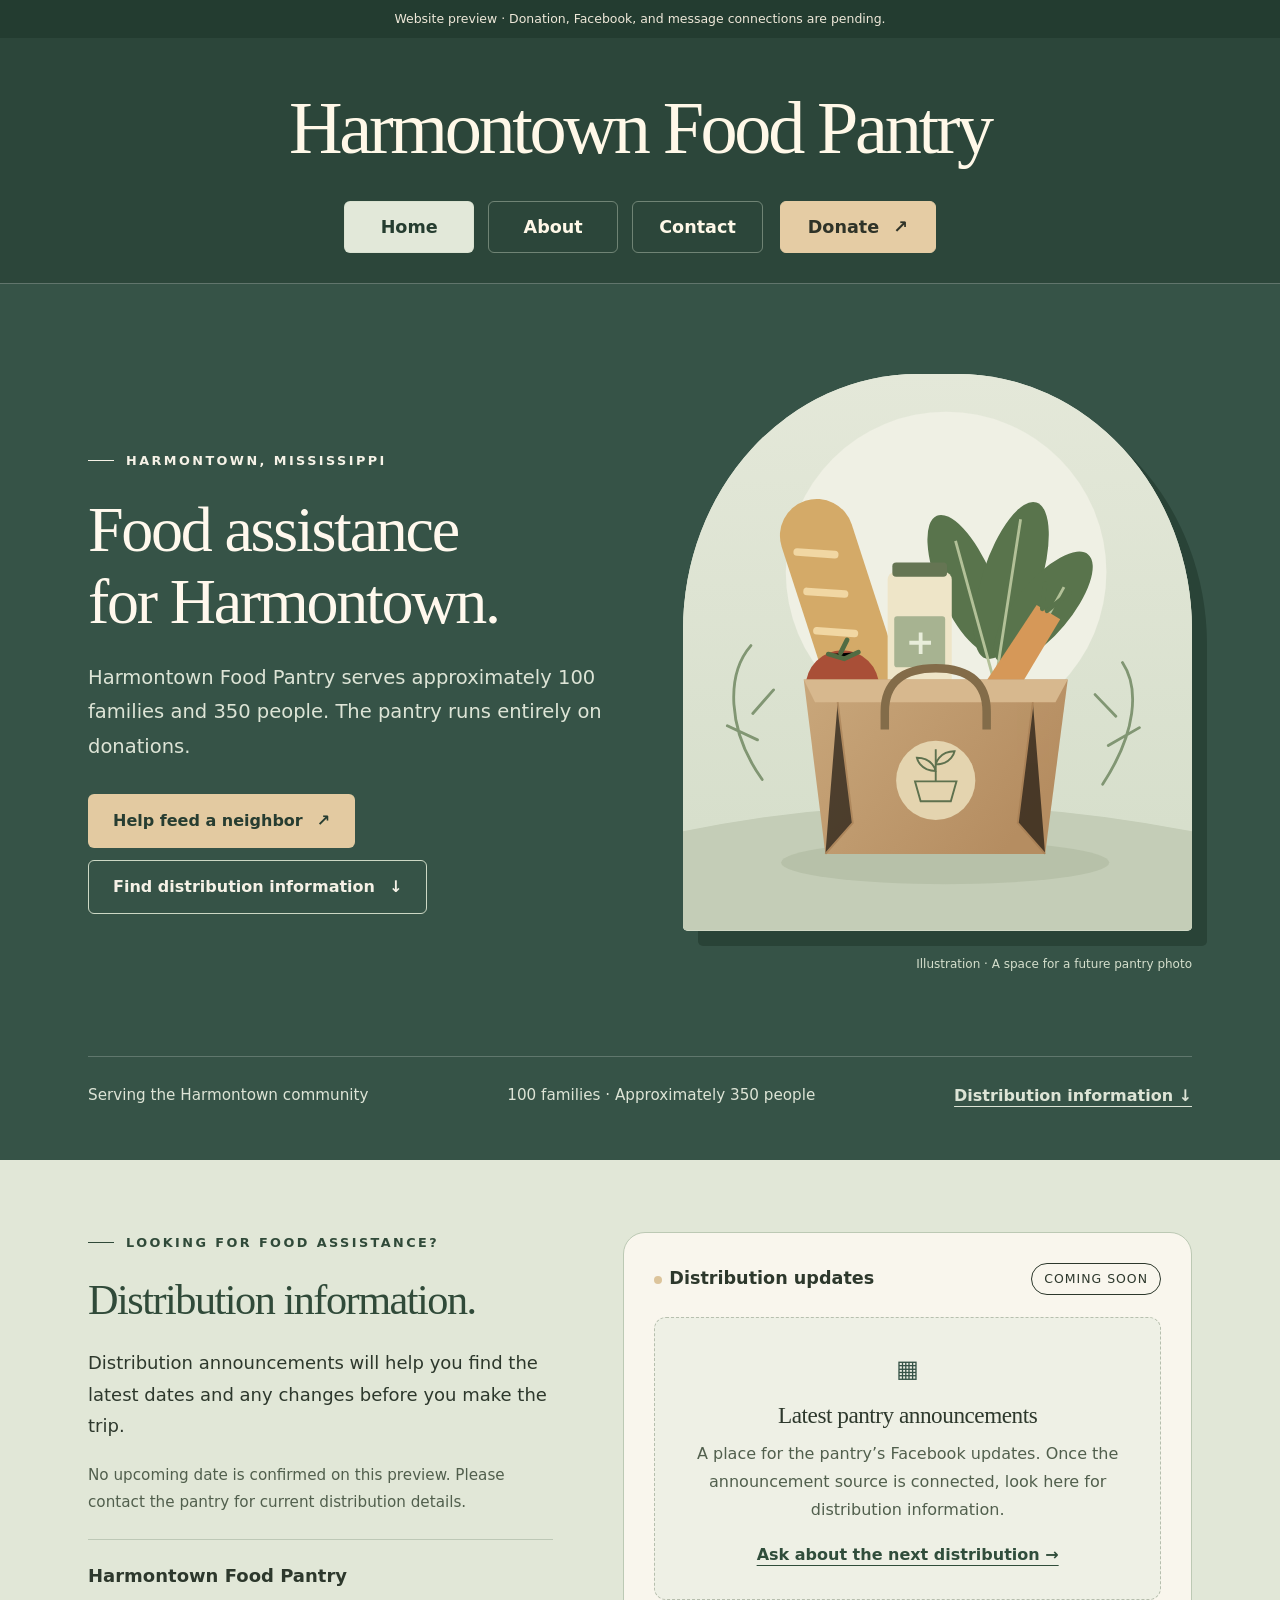
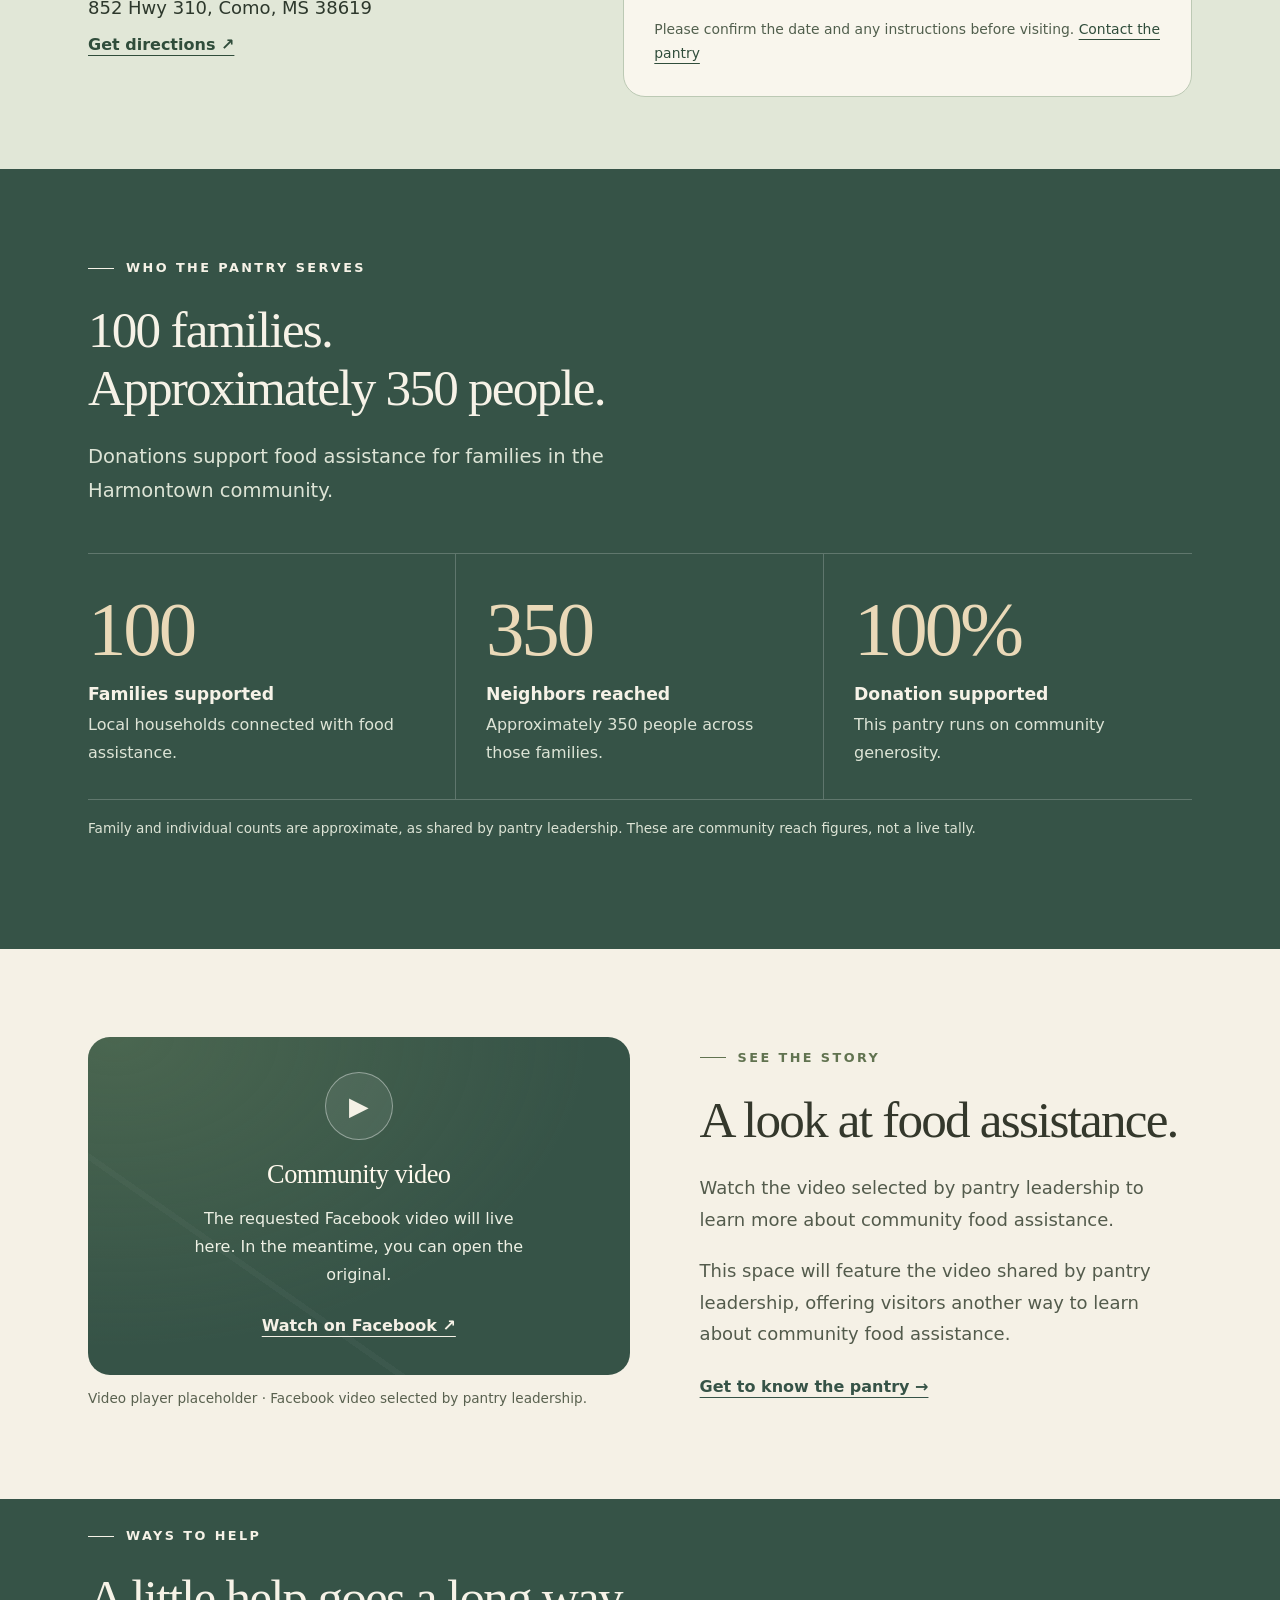
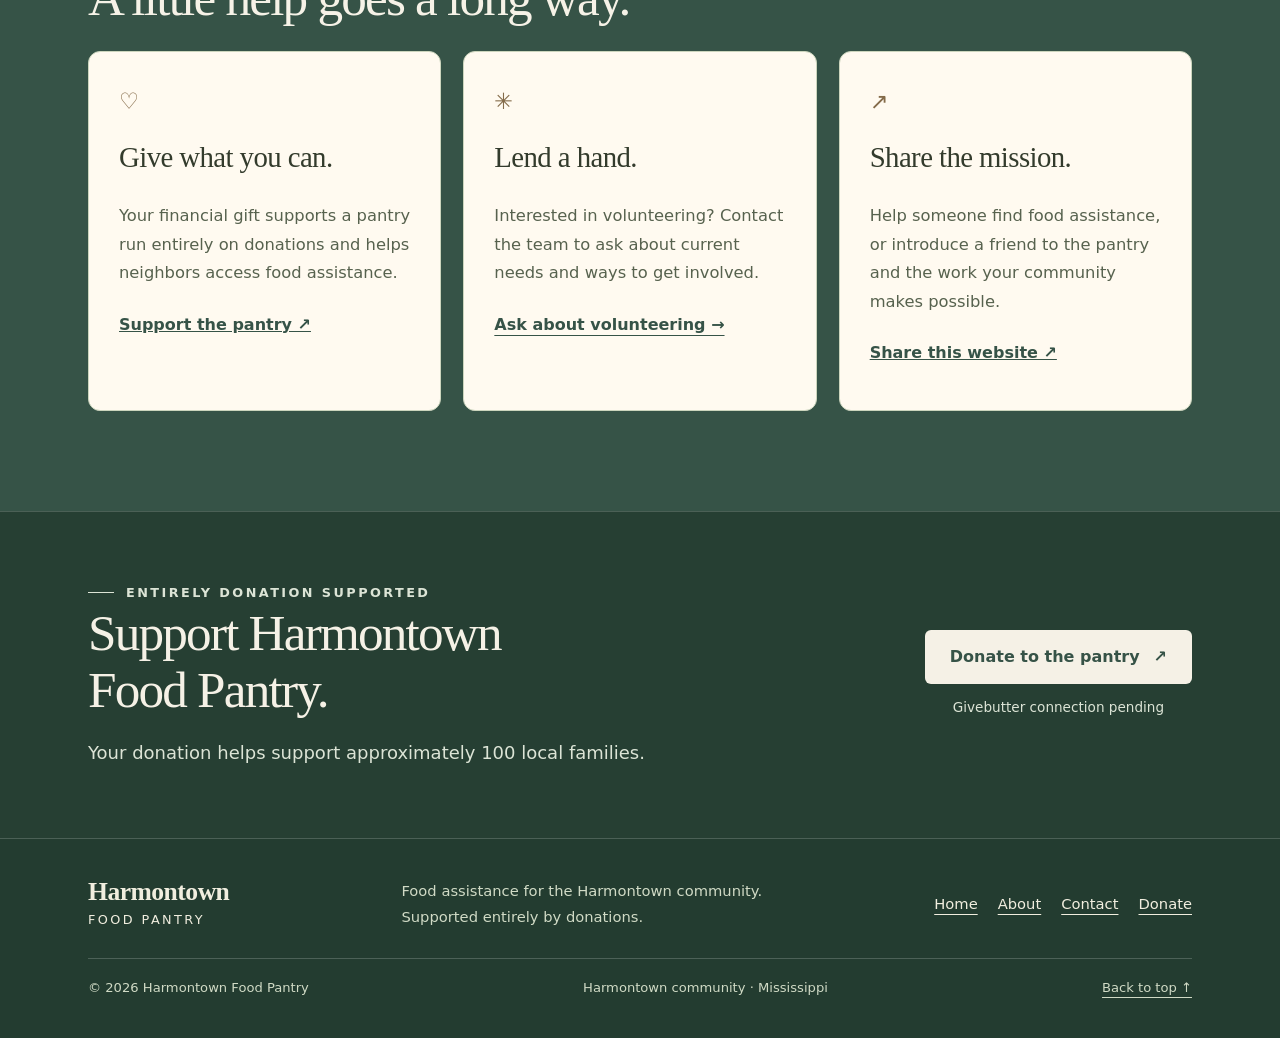
<file: index.html>
<!doctype html>
<html lang="en"><head><meta charset="utf-8"><meta name="viewport" content="width=device-width, initial-scale=1"><meta name="description" content="Food assistance for approximately 100 Harmontown families. Find distribution information and help support the pantry."><!-- Remove noindex after launch approval. --><meta name="robots" content="noindex, nofollow"><meta name="theme-color" content="#365347"><title>Home | Harmontown Food Pantry</title><link rel="stylesheet" href="styles.css"><script src="site.js" defer></script></head><body><a class="skip" href="#main">Skip to content</a><div class="preview-bar" id="preview-bar">Website preview · Donation, Facebook, and message connections are pending.</div><header class="site-header" id="top"><div class="wrap"><a class="brand banner-title" href="index.html" aria-label="Harmontown Food Pantry home"><span>Harmontown Food Pantry</span></a><div class="nav-row"><button class="menu-button" id="menu-button" type="button" aria-expanded="false" aria-controls="navigation">Menu <span aria-hidden="true">☰</span></button><nav class="nav-links" id="navigation" aria-label="Main navigation"><a href="index.html" aria-current="page">Home</a><a href="about.html">About</a><a href="contact.html">Contact</a><div id="givebutter-nav" class="nav-donate"><button class="button" type="button" data-donate>Donate <span aria-hidden="true">↗</span></button></div></nav></div></div></header><main id="main"><section class="hero" id="home" aria-labelledby="hero-title">
      <div class="wrap">
        <div class="hero-grid">
          <div>
            <p class="eyebrow">Harmontown, Mississippi</p>
            <h1 id="hero-title">Food assistance<br>for Harmontown.</h1>
            <p class="lead">Harmontown Food Pantry serves approximately 100 families and 350 people. The pantry runs entirely on donations.</p>
            <div class="actions"><button class="button" type="button" data-donate>Help feed a neighbor <span aria-hidden="true">↗</span></button><a class="button secondary" href="index.html#distribution">Find distribution information <span aria-hidden="true">↓</span></a></div>
            
          </div>
          <div class="hero-art">
            <figure>
              <!-- IMAGE PLACEHOLDER: replace this SVG with an actual pantry image when available. -->
              <div class="art-frame" id="hero-image-slot">
                <svg viewBox="0 0 540 590" role="img" aria-labelledby="pantry-art-title pantry-art-desc">
                  <title id="pantry-art-title">An illustrated bag of groceries</title><desc id="pantry-art-desc">A warm illustration of vegetables, bread, and pantry staples in a paper bag. This is artwork, not a photo of the pantry.</desc>
                  <defs><linearGradient id="wall" x2="0" y2="1"><stop stop-color="#e4e8d9"/><stop offset="1" stop-color="#d4ddc9"/></linearGradient><linearGradient id="bag" x2="1" y2=".5"><stop stop-color="#c9a77b"/><stop offset="1" stop-color="#b58d61"/></linearGradient></defs>
                  <rect width="540" height="590" fill="url(#wall)"/><circle cx="279" cy="210" r="170" fill="#eff0e4"/><path d="M0 485Q260 430 540 485V590H0Z" fill="#c4cdb7"/><ellipse cx="278" cy="518" rx="174" ry="23" fill="#879879" opacity=".22"/>
                  <g transform="rotate(-18 180 260)"><rect x="132" y="125" width="78" height="260" rx="39" fill="#d4aa68"/><path d="M146 174l37 15m-40 28 37 15m-40 28 37 15m-40 28 37 15" stroke="#f1d7a3" stroke-width="8" stroke-linecap="round"/></g>
                  <g fill="#59744c"><ellipse cx="300" cy="223" rx="29" ry="79" transform="rotate(-23 300 223)"/><ellipse cx="348" cy="219" rx="31" ry="87" transform="rotate(18 348 219)"/><ellipse cx="382" cy="248" rx="29" ry="74" transform="rotate(40 382 248)"/></g><g stroke="#b3c198" stroke-width="3" fill="none"><path d="M331 330l-42-153m44 139 25-162m-15 183 61-111"/></g>
                  <rect x="217" y="210" width="68" height="153" rx="8" fill="#eee5c8"/><rect x="222" y="200" width="58" height="15" rx="4" fill="#657553"/><rect x="224" y="257" width="54" height="54" rx="3" fill="#a7b391"/><path d="M240 285h23m-11-11v23" stroke="#e8edda" stroke-width="4"/>
                  <path d="M322 325l53-80 25 15-49 82" fill="#d69858"/><path d="m381 249 3-27m2 29 24-19" stroke="#59744c" stroke-width="5" stroke-linecap="round"/>
                  <circle cx="169" cy="332" r="39" fill="#a94f37"/><path d="m167 296 7-14m-20 15 17 5 15-7" stroke="#526c43" stroke-width="5" stroke-linecap="round"/>
                  <path d="M128 324h280l-24 185H151Z" fill="url(#bag)"/><path d="M128 324h280l-13 24H140Z" fill="#d7b88e"/><path d="m151 509 29-33-16-128m220 161-29-33 16-128" stroke="#a37b51" stroke-width="2" opacity=".6"/><path d="M214 377v-19c0-29 17-46 54-46s54 17 54 46v19" stroke="#836c49" stroke-width="9" fill="none"/>
                  <circle cx="268" cy="431" r="42" fill="#e4d4af"/><path d="M246 432h44l-6 21h-32l-6-21Zm22-34v34m0-11c-17 0-20-14-20-14 17 0 20 14 20 14Zm0-7c17 0 20-14 20-14-17 0-20 14-20 14Z" stroke="#5e714e" stroke-width="2" fill="none"/>
                  <path d="M84 430c-38-53-38-112-12-142m7 100-32-15m27-13 22-25M445 435c36-55 39-102 21-129m-15 88 33-19m-25-12-22-23" stroke="#819673" stroke-width="3" fill="none" stroke-linecap="round"/>
                </svg>
              </div>
              <figcaption>Illustration · A space for a future pantry photo</figcaption>
            </figure>
            
          </div>
        </div>
        <div class="hero-bottom"><span>Serving the Harmontown community</span><span>100 families · Approximately 350 people</span><a href="index.html#distribution" class="text-link">Distribution information ↓</a></div>
      </div>
    </section><section class="distribution" id="distribution" aria-labelledby="distribution-title">
      <div class="wrap distribution-grid">
        <div class="reveal"><p class="eyebrow">Looking for food assistance?</p><h2 id="distribution-title">Distribution information.</h2><p>Distribution announcements will help you find the latest dates and any changes before you make the trip.</p><p class="small">No upcoming date is confirmed on this preview. Please contact the pantry for current distribution details.</p><div class="location"><p><strong>Harmontown Food Pantry</strong><br>852 Hwy 310, Como, MS 38619</p><a class="text-link" href="https://www.google.com/maps/search/?api=1&amp;query=852+Hwy+310+Como+MS+38619" target="_blank" rel="noopener noreferrer">Get directions ↗</a></div></div>
        <div class="update-panel reveal"><div class="update-heading"><h3><span class="status-dot" aria-hidden="true"></span>Distribution updates</h3><span class="pill" id="update-badge">Coming soon</span></div>
          <div id="distribution-date" hidden></div>
          <div class="placeholder" id="facebook-feed-slot"><div class="placeholder-symbol" aria-hidden="true">▦</div><h3>Latest pantry announcements</h3><p>A place for the pantry’s Facebook updates. Once the announcement source is connected, look here for distribution information.</p><a class="text-link" href="contact.html" id="facebook-announcements-link">Ask about the next distribution →</a></div>
          <p class="update-footer">Please confirm the date and any instructions before visiting. <a href="contact.html">Contact the pantry</a></p>
        </div>
      </div>
    </section><section class="section" aria-labelledby="impact-title"><div class="wrap"><div class="impact-intro reveal"><p class="eyebrow">Who the pantry serves</p><h2 id="impact-title">100 families.<br>Approximately 350 people.</h2><p class="lead">Donations support food assistance for families in the Harmontown community.</p></div><div class="impact-grid reveal"><div class="stat"><strong>100</strong><h3>Families supported</h3><p>Local households connected with food assistance.</p></div><div class="stat"><strong>350</strong><h3>Neighbors reached</h3><p>Approximately 350 people across those families.</p></div><div class="stat"><strong>100%</strong><h3>Donation supported</h3><p>This pantry runs on community generosity.</p></div></div><p class="impact-foot">Family and individual counts are approximate, as shared by pantry leadership. These are community reach figures, not a live tally.</p></div></section><section class="section story" aria-labelledby="story-title"><div class="wrap story-grid"><div class="reveal"><div class="video-shell" id="video-slot"><div class="video-decoration" aria-hidden="true"></div><div class="video-placeholder"><a class="play" id="video-play-link" href="https://www.facebook.com/OXMS1/videos/2239867703421602/" target="_blank" rel="noopener noreferrer" aria-label="Watch the requested community video on Facebook"><span aria-hidden="true">▶</span></a><h3>Community video</h3><p>The requested Facebook video will live here. In the meantime, you can open the original.</p><a id="video-text-link" href="https://www.facebook.com/OXMS1/videos/2239867703421602/" target="_blank" rel="noopener noreferrer" class="text-link">Watch on Facebook ↗</a></div></div><p class="caption">Video player placeholder · Facebook video selected by pantry leadership.</p></div><div class="story-copy reveal"><p class="eyebrow">See the story</p><h2 id="story-title">A look at food assistance.</h2><p>Watch the video selected by pantry leadership to learn more about community food assistance.</p><p>This space will feature the video shared by pantry leadership, offering visitors another way to learn about community food assistance.</p><a class="text-link" href="about.html">Get to know the pantry →</a></div></div></section><section class="help-section" aria-labelledby="help-title"><div class="wrap"><p class="eyebrow reveal">Ways to help</p><h2 id="help-title" class="reveal">A little help goes a long way.</h2><div class="help-grid"><article class="help-card reveal"><div class="help-icon" aria-hidden="true">♡</div><h3>Give what you can.</h3><p>Your financial gift supports a pantry run entirely on donations and helps neighbors access food assistance.</p><button class="text-link" type="button" data-donate>Support the pantry ↗</button></article><article class="help-card reveal"><div class="help-icon" aria-hidden="true">✳</div><h3>Lend a hand.</h3><p>Interested in volunteering? Contact the team to ask about current needs and ways to get involved.</p><a class="text-link" href="contact.html" data-topic="Volunteering">Ask about volunteering →</a></article><article class="help-card reveal"><div class="help-icon" aria-hidden="true">↗</div><h3>Share the mission.</h3><p>Help someone find food assistance, or introduce a friend to the pantry and the work your community makes possible.</p><button class="text-link" id="share-button" type="button">Share this website ↗</button><p class="small" id="share-status" role="status" style="margin:12px 0 0"></p></article></div></div></section><section class="donate-band" id="donate" aria-labelledby="donate-title"><div class="wrap donate-grid"><div class="reveal"><p class="eyebrow">Entirely donation supported</p><h2 id="donate-title">Support Harmontown<br>Food Pantry.</h2><p>Your donation helps support approximately 100 local families.</p></div><div class="donate-side reveal"><!-- GIVEBUTTER FORM SLOT: paste the official form/widget markup here; install its supplied loader once. --><div id="givebutter-form-slot" class="givebutter-slot"></div><button class="button light" type="button" data-donate>Donate to the pantry <span aria-hidden="true">↗</span></button><p>Givebutter connection pending</p></div></div></section></main><footer><div class="wrap"><div class="footer-inner"><a class="brand" href="index.html"><span class="brand-name">Harmontown<small>Food Pantry</small></span></a><p>Food assistance for the Harmontown community.<br>Supported entirely by donations.</p><nav class="footer-links" aria-label="Footer navigation"><a href="index.html">Home</a><a href="about.html">About</a><a href="contact.html">Contact</a><a href="index.html#donate">Donate</a></nav></div><div class="footer-bottom"><span>© <span id="year">2026</span> Harmontown Food Pantry</span><span>Harmontown community · Mississippi</span><a href="#top">Back to top ↑</a></div></div></footer><dialog id="donate-dialog" aria-labelledby="donate-dialog-title"><button class="close" type="button" aria-label="Close donation preview" id="close-dialog">×</button><p class="eyebrow">Donation connection pending</p><h2 id="donate-dialog-title">Donate to Harmontown Food Pantry.</h2><p>This is a preview of the new website. The pantry’s existing Givebutter campaign will be connected here before launch.</p><p>No payment is collected by this preview. You can contact the pantry to ask about donating today.</p><a class="button" href="mailto:harmontownfoodpantry@yahoo.com?subject=Supporting%20Harmontown%20Food%20Pantry" data-donation-email>Email the pantry ↗</a></dialog></body></html>
</file>
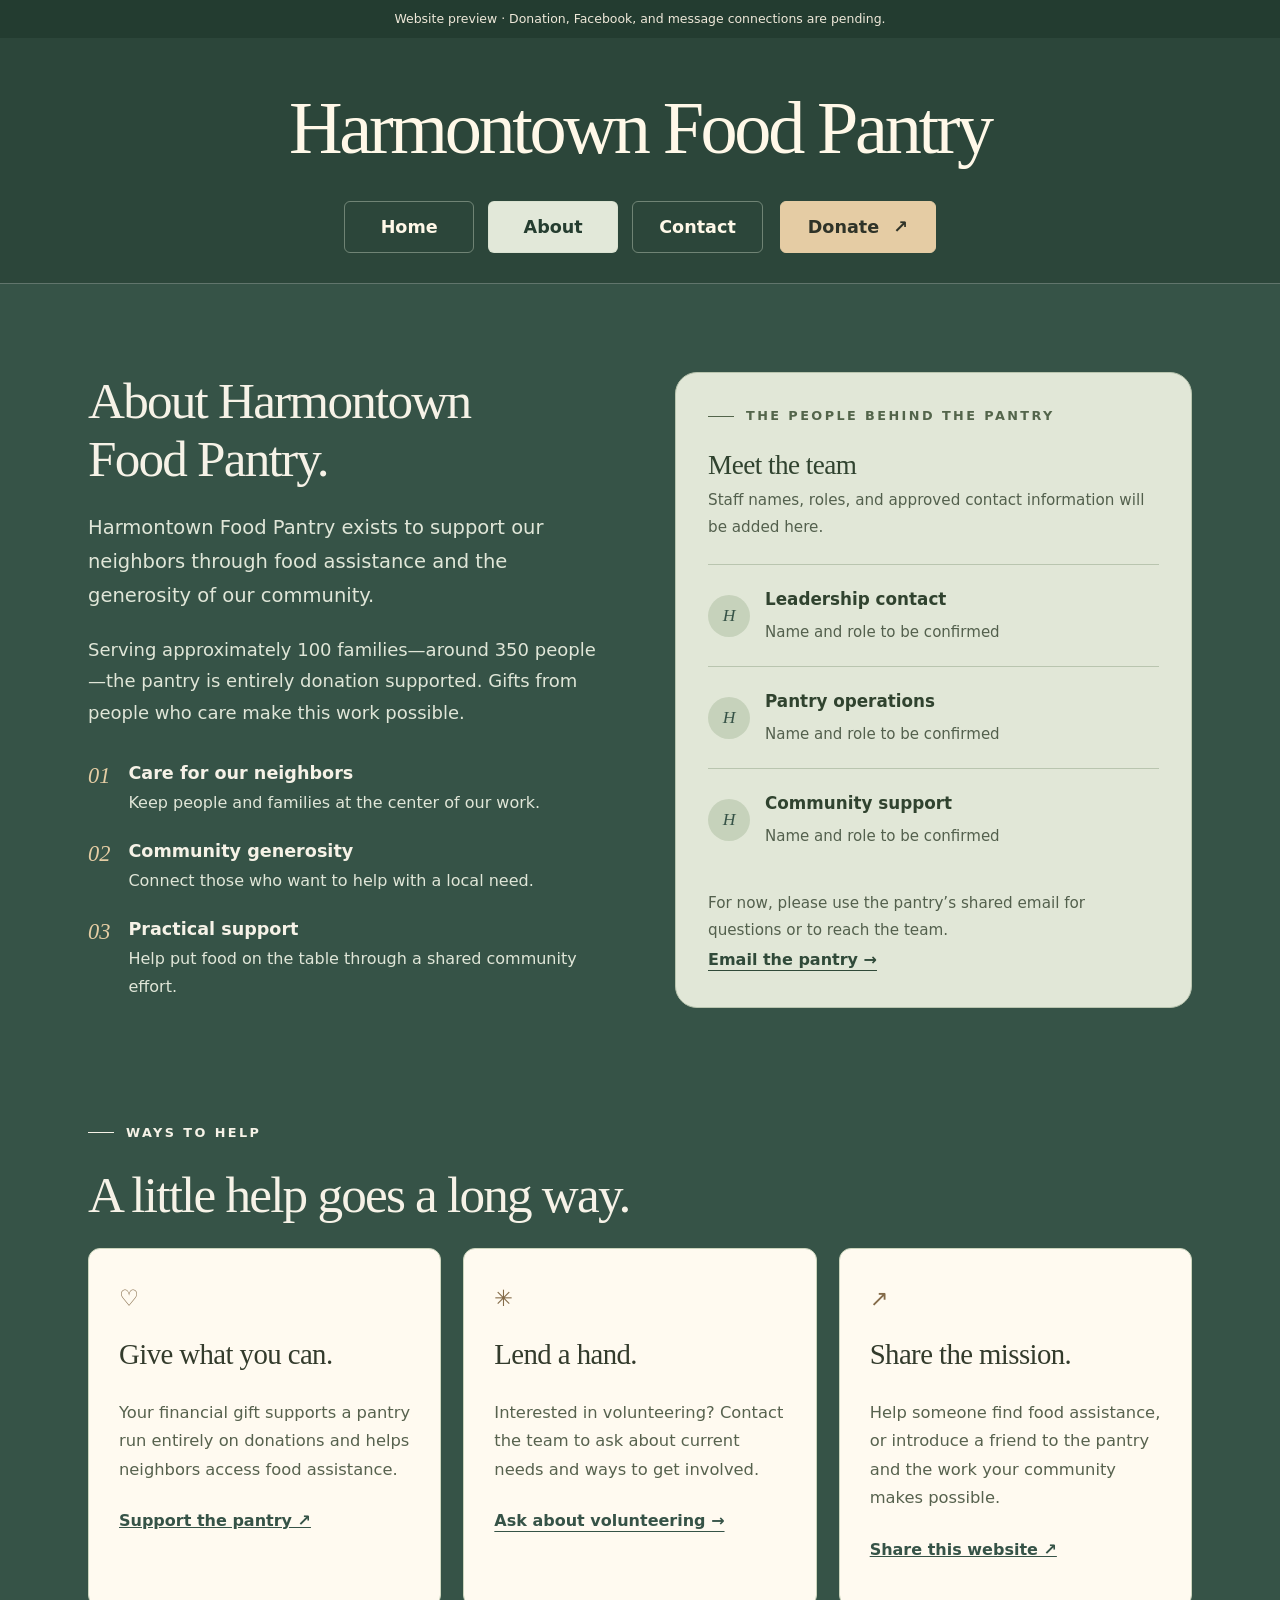
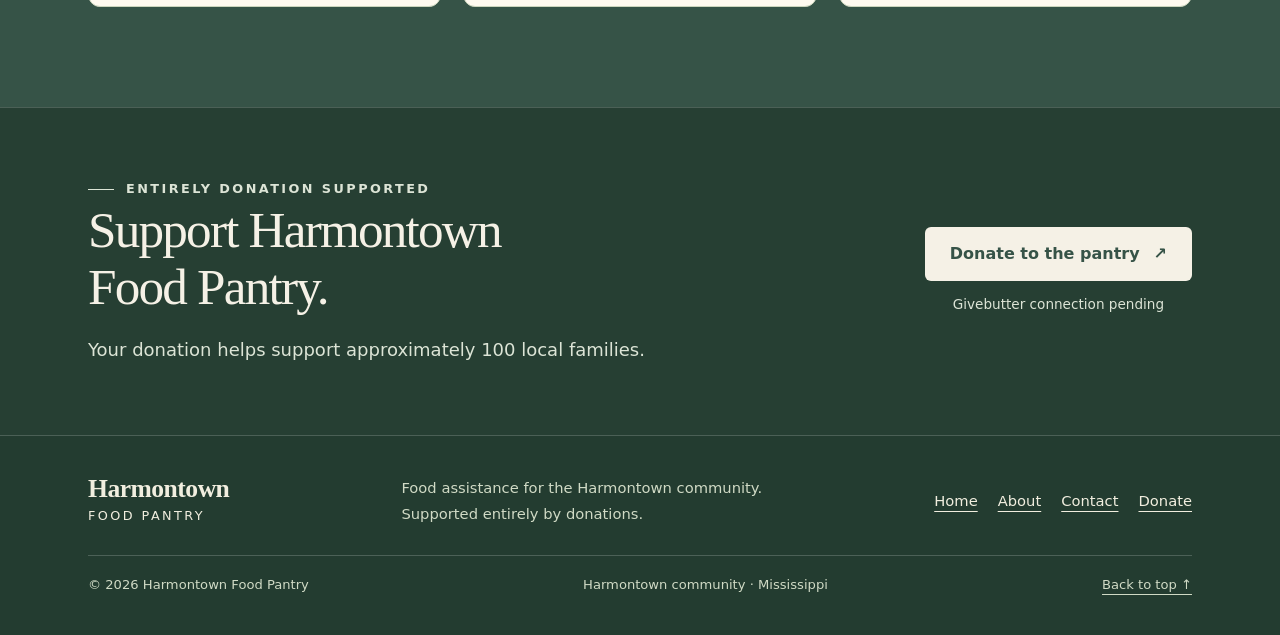
<file: about.html>
<!doctype html>
<html lang="en"><head><meta charset="utf-8"><meta name="viewport" content="width=device-width, initial-scale=1"><meta name="description" content="Learn about Harmontown Food Pantry, its donation-supported work, and the pantry team."><!-- Remove noindex after launch approval. --><meta name="robots" content="noindex, nofollow"><meta name="theme-color" content="#365347"><title>About | Harmontown Food Pantry</title><link rel="stylesheet" href="styles.css"><script src="site.js" defer></script></head><body><a class="skip" href="#main">Skip to content</a><div class="preview-bar" id="preview-bar">Website preview · Donation, Facebook, and message connections are pending.</div><header class="site-header" id="top"><div class="wrap"><a class="brand banner-title" href="index.html" aria-label="Harmontown Food Pantry home"><span>Harmontown Food Pantry</span></a><div class="nav-row"><button class="menu-button" id="menu-button" type="button" aria-expanded="false" aria-controls="navigation">Menu <span aria-hidden="true">☰</span></button><nav class="nav-links" id="navigation" aria-label="Main navigation"><a href="index.html">Home</a><a href="about.html" aria-current="page">About</a><a href="contact.html">Contact</a><div id="givebutter-nav" class="nav-donate"><button class="button" type="button" data-donate>Donate <span aria-hidden="true">↗</span></button></div></nav></div></div></header><main id="main"><section class="section" id="about" aria-labelledby="about-title"><div class="wrap about-grid"><div class="about-copy reveal"><h1 class="page-title" id="about-title">About Harmontown<br>Food Pantry.</h1><p class="lead">Harmontown Food Pantry exists to support our neighbors through food assistance and the generosity of our community.</p><p>Serving approximately 100 families—around 350 people—the pantry is entirely donation supported. Gifts from people who care make this work possible.</p><div class="values"><div class="value"><span class="value-number" aria-hidden="true">01</span><div><h3>Care for our neighbors</h3><p>Keep people and families at the center of our work.</p></div></div><div class="value"><span class="value-number" aria-hidden="true">02</span><div><h3>Community generosity</h3><p>Connect those who want to help with a local need.</p></div></div><div class="value"><span class="value-number" aria-hidden="true">03</span><div><h3>Practical support</h3><p>Help put food on the table through a shared community effort.</p></div></div></div></div><aside class="team reveal" aria-labelledby="team-title"><p class="eyebrow">The people behind the pantry</p><h3 id="team-title">Meet the team</h3><p class="small">Staff names, roles, and approved contact information will be added here.</p><div class="person"><div class="avatar" aria-hidden="true">H</div><div><strong>Leadership contact</strong><span>Name and role to be confirmed</span></div></div><div class="person"><div class="avatar" aria-hidden="true">H</div><div><strong>Pantry operations</strong><span>Name and role to be confirmed</span></div></div><div class="person"><div class="avatar" aria-hidden="true">H</div><div><strong>Community support</strong><span>Name and role to be confirmed</span></div></div><p class="small" style="margin:20px 0 0">For now, please use the pantry’s shared email for questions or to reach the team.</p><a class="text-link" href="mailto:harmontownfoodpantry@yahoo.com" data-email>Email the pantry →</a></aside></div></section><section class="help-section" aria-labelledby="help-title"><div class="wrap"><p class="eyebrow reveal">Ways to help</p><h2 id="help-title" class="reveal">A little help goes a long way.</h2><div class="help-grid"><article class="help-card reveal"><div class="help-icon" aria-hidden="true">♡</div><h3>Give what you can.</h3><p>Your financial gift supports a pantry run entirely on donations and helps neighbors access food assistance.</p><button class="text-link" type="button" data-donate>Support the pantry ↗</button></article><article class="help-card reveal"><div class="help-icon" aria-hidden="true">✳</div><h3>Lend a hand.</h3><p>Interested in volunteering? Contact the team to ask about current needs and ways to get involved.</p><a class="text-link" href="contact.html" data-topic="Volunteering">Ask about volunteering →</a></article><article class="help-card reveal"><div class="help-icon" aria-hidden="true">↗</div><h3>Share the mission.</h3><p>Help someone find food assistance, or introduce a friend to the pantry and the work your community makes possible.</p><button class="text-link" id="share-button" type="button">Share this website ↗</button><p class="small" id="share-status" role="status" style="margin:12px 0 0"></p></article></div></div></section><section class="donate-band" id="donate" aria-labelledby="donate-title"><div class="wrap donate-grid"><div class="reveal"><p class="eyebrow">Entirely donation supported</p><h2 id="donate-title">Support Harmontown<br>Food Pantry.</h2><p>Your donation helps support approximately 100 local families.</p></div><div class="donate-side reveal"><!-- GIVEBUTTER FORM SLOT: paste the official form/widget markup here; install its supplied loader once. --><div id="givebutter-form-slot" class="givebutter-slot"></div><button class="button light" type="button" data-donate>Donate to the pantry <span aria-hidden="true">↗</span></button><p>Givebutter connection pending</p></div></div></section></main><footer><div class="wrap"><div class="footer-inner"><a class="brand" href="index.html"><span class="brand-name">Harmontown<small>Food Pantry</small></span></a><p>Food assistance for the Harmontown community.<br>Supported entirely by donations.</p><nav class="footer-links" aria-label="Footer navigation"><a href="index.html">Home</a><a href="about.html">About</a><a href="contact.html">Contact</a><a href="index.html#donate">Donate</a></nav></div><div class="footer-bottom"><span>© <span id="year">2026</span> Harmontown Food Pantry</span><span>Harmontown community · Mississippi</span><a href="#top">Back to top ↑</a></div></div></footer><dialog id="donate-dialog" aria-labelledby="donate-dialog-title"><button class="close" type="button" aria-label="Close donation preview" id="close-dialog">×</button><p class="eyebrow">Donation connection pending</p><h2 id="donate-dialog-title">Donate to Harmontown Food Pantry.</h2><p>This is a preview of the new website. The pantry’s existing Givebutter campaign will be connected here before launch.</p><p>No payment is collected by this preview. You can contact the pantry to ask about donating today.</p><a class="button" href="mailto:harmontownfoodpantry@yahoo.com?subject=Supporting%20Harmontown%20Food%20Pantry" data-donation-email>Email the pantry ↗</a></dialog></body></html>
</file>
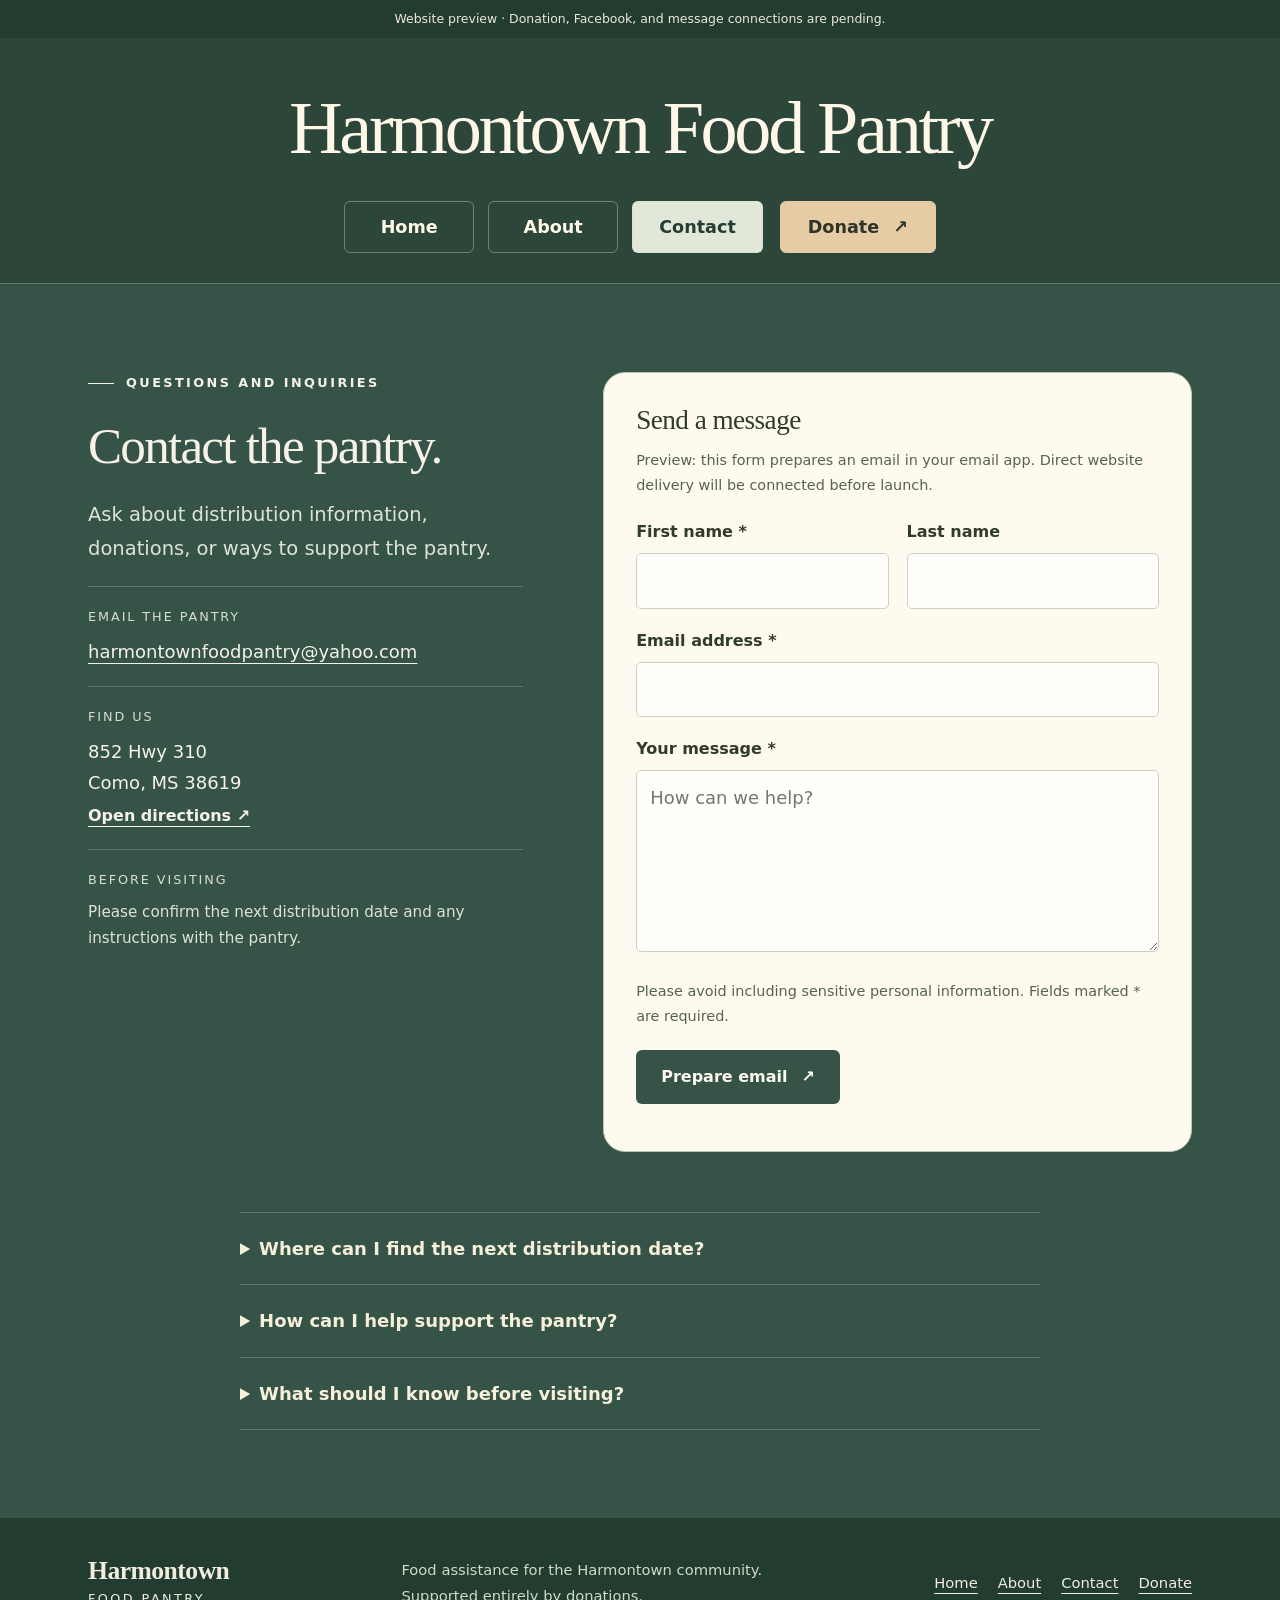
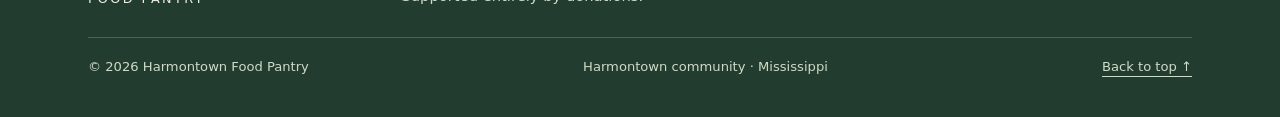
<file: contact.html>
<!doctype html>
<html lang="en"><head><meta charset="utf-8"><meta name="viewport" content="width=device-width, initial-scale=1"><meta name="description" content="Contact Harmontown Food Pantry about distribution dates, donations, or volunteering."><!-- Remove noindex after launch approval. --><meta name="robots" content="noindex, nofollow"><meta name="theme-color" content="#365347"><title>Contact | Harmontown Food Pantry</title><link rel="stylesheet" href="styles.css"><script src="site.js" defer></script></head><body><a class="skip" href="#main">Skip to content</a><div class="preview-bar" id="preview-bar">Website preview · Donation, Facebook, and message connections are pending.</div><header class="site-header" id="top"><div class="wrap"><a class="brand banner-title" href="index.html" aria-label="Harmontown Food Pantry home"><span>Harmontown Food Pantry</span></a><div class="nav-row"><button class="menu-button" id="menu-button" type="button" aria-expanded="false" aria-controls="navigation">Menu <span aria-hidden="true">☰</span></button><nav class="nav-links" id="navigation" aria-label="Main navigation"><a href="index.html">Home</a><a href="about.html">About</a><a href="contact.html" aria-current="page">Contact</a><div id="givebutter-nav" class="nav-donate"><button class="button" type="button" data-donate>Donate <span aria-hidden="true">↗</span></button></div></nav></div></div></header><main id="main"><section class="section" id="contact" aria-labelledby="contact-title"><div class="wrap"><div class="contact-grid"><div class="reveal"><p class="eyebrow">Questions and inquiries</p><h1 class="page-title" id="contact-title">Contact the pantry.</h1><p class="lead">Ask about distribution information, donations, or ways to support the pantry.</p><div class="contact-detail"><span>Email the pantry</span><a href="mailto:harmontownfoodpantry@yahoo.com" data-email>harmontownfoodpantry@yahoo.com</a></div><div class="contact-detail"><span>Find us</span><p>852 Hwy 310<br>Como, MS 38619</p><a class="text-link" href="https://www.google.com/maps/search/?api=1&amp;query=852+Hwy+310+Como+MS+38619" target="_blank" rel="noopener noreferrer">Open directions ↗</a></div><div class="contact-detail"><span>Before visiting</span><p class="small">Please confirm the next distribution date and any instructions with the pantry.</p></div></div><form class="contact-form reveal" id="contact-form"><h3>Send a message</h3><p class="form-note" id="contact-mode">Preview: this form prepares an email in your email app. Direct website delivery will be connected before launch.</p><div class="form-grid"><div class="field"><label for="first-name">First name <span aria-hidden="true">*</span></label><input id="first-name" name="firstName" autocomplete="given-name" required maxlength="80"></div><div class="field"><label for="last-name">Last name</label><input id="last-name" name="lastName" autocomplete="family-name" maxlength="80"></div></div><div class="field"><label for="email">Email address <span aria-hidden="true">*</span></label><input type="email" id="email" name="email" autocomplete="email" required maxlength="254"></div><div class="field"><label for="message">Your message <span aria-hidden="true">*</span></label><textarea id="message" name="message" rows="5" required maxlength="5000" placeholder="How can we help?"></textarea></div><p class="form-note">Please avoid including sensitive personal information. Fields marked * are required.</p><button class="button" type="submit" id="message-button">Prepare email <span aria-hidden="true">↗</span></button><p id="form-status" role="status" aria-live="polite"></p></form></div><div class="faq reveal"><details><summary>Where can I find the next distribution date?</summary><p>Look in the distribution section above. While the Facebook connection is pending, email the pantry to confirm current dates and instructions.</p></details><details><summary>How can I help support the pantry?</summary><p>You can give through the pantry’s Givebutter campaign once connected, or email the team to discuss donations and volunteering.</p></details><details><summary>What should I know before visiting?</summary><p>Contact the pantry to confirm distribution timing, service eligibility, and anything you should bring. This preview does not publish unconfirmed requirements.</p></details></div></div></section></main><footer><div class="wrap"><div class="footer-inner"><a class="brand" href="index.html"><span class="brand-name">Harmontown<small>Food Pantry</small></span></a><p>Food assistance for the Harmontown community.<br>Supported entirely by donations.</p><nav class="footer-links" aria-label="Footer navigation"><a href="index.html">Home</a><a href="about.html">About</a><a href="contact.html">Contact</a><a href="index.html#donate">Donate</a></nav></div><div class="footer-bottom"><span>© <span id="year">2026</span> Harmontown Food Pantry</span><span>Harmontown community · Mississippi</span><a href="#top">Back to top ↑</a></div></div></footer><dialog id="donate-dialog" aria-labelledby="donate-dialog-title"><button class="close" type="button" aria-label="Close donation preview" id="close-dialog">×</button><p class="eyebrow">Donation connection pending</p><h2 id="donate-dialog-title">Donate to Harmontown Food Pantry.</h2><p>This is a preview of the new website. The pantry’s existing Givebutter campaign will be connected here before launch.</p><p>No payment is collected by this preview. You can contact the pantry to ask about donating today.</p><a class="button" href="mailto:harmontownfoodpantry@yahoo.com?subject=Supporting%20Harmontown%20Food%20Pantry" data-donation-email>Email the pantry ↗</a></dialog></body></html>
</file>
<file: styles.css>
:root{--cream:#f8f5ed;--paper:#fffcf6;--ink:#302e27;--muted:#64675c;--green:#365347;--green-dark:#243e33;--sage:#e2e8d9;--line:#d9dece;--sand:#eee6d6;--clay:#956b4c;--radius:22px;--width:1160px}
    *{box-sizing:border-box}html{scroll-behavior:smooth;scroll-padding-top:110px}body{margin:0;background:var(--cream);color:var(--ink);font:16px/1.7 system-ui,-apple-system,BlinkMacSystemFont,"Segoe UI",sans-serif}body.locked{overflow:hidden}button,input,textarea{font:inherit}button,a,input,textarea{ -webkit-tap-highlight-color:transparent}a{color:var(--green);text-underline-offset:5px}button{cursor:pointer}img,svg{max-width:100%;display:block}button:focus-visible,a:focus-visible,input:focus-visible,textarea:focus-visible,summary:focus-visible{outline:3px solid var(--clay);outline-offset:5px}h1,h2,h3,p{margin-top:0}h1,h2,h3{font-family:Georgia,"Times New Roman",serif;font-weight:400;line-height:1.12;letter-spacing:-.035em}h1{font-size:clamp(3.2rem,6.4vw,5.7rem);margin-bottom:24px}h2{font-size:clamp(2.35rem,4vw,3.7rem);margin-bottom:24px}h3{font-size:1.7rem;letter-spacing:-.02em}p{margin-bottom:20px}.wrap{max-width:var(--width);padding:0 28px;margin:auto}.section{padding:100px 0}.eyebrow{display:flex;align-items:center;gap:12px;font-size:.72rem;font-weight:750;letter-spacing:.19em;text-transform:uppercase;margin-bottom:22px}.eyebrow:before{content:"";width:26px;height:1px;background:currentColor}.lead{font-size:1.12rem;color:var(--muted);max-width:530px}.button{border:1px solid transparent;border-radius:6px;background:var(--green);color:#fff;padding:13px 23px;display:inline-flex;align-items:center;justify-content:center;gap:14px;text-decoration:none;font-size:.9rem;font-weight:650;line-height:1.5;transition:background .2s,transform .2s}.button:hover{background:var(--green-dark);transform:translateY(-2px)}.button.secondary{color:var(--green);border-color:var(--green);background:transparent}.button.secondary:hover{background:var(--sage)}.button.light{background:var(--cream);color:var(--green)}.text-link{font-weight:650;font-size:.9rem}.actions{display:flex;flex-wrap:wrap;gap:12px;align-items:center}.small{font-size:.83rem;color:var(--muted)}.pill{display:inline-block;border:1px solid currentColor;border-radius:50px;padding:4px 12px;font-size:.7rem;letter-spacing:.08em;text-transform:uppercase}.skip{position:fixed;left:16px;top:-100px;background:white;padding:10px;z-index:100}.skip:focus{top:10px}
    .preview-bar{background:var(--sand);text-align:center;font-size:.73rem;padding:7px 20px;color:#5c503d}.site-header{position:sticky;top:0;z-index:30;background:rgba(248,245,237,.97);border-bottom:1px solid var(--line)}.nav-inner{display:flex;align-items:center;justify-content:space-between;min-height:88px;gap:24px}.brand{display:flex;align-items:center;gap:12px;color:var(--green);text-decoration:none}.brand-mark{width:42px;height:42px;flex-shrink:0}.brand-name{font:600 1.13rem/1.15 Georgia,serif;letter-spacing:-.02em}.brand-name small{display:block;font:500 .62rem/1.7 system-ui,sans-serif;letter-spacing:.19em;text-transform:uppercase;margin-top:2px}.nav-links{display:flex;align-items:center;gap:30px}.nav-links>a{font-size:.87rem;text-decoration:none;color:var(--ink)}.nav-links>a:hover,.nav-links>a[aria-current]{color:var(--green);text-decoration:underline}.menu-button{display:none;background:transparent;border:1px solid var(--line);padding:8px 13px;border-radius:5px;color:var(--green)}
    .hero{padding:68px 0 66px;overflow:hidden}.hero-grid{display:grid;grid-template-columns:1.06fr 1fr;gap:55px;align-items:center}.hero h1 em{font-style:italic;color:var(--green)}.hero .lead{margin-bottom:30px}.hero-note{margin-top:21px;font-size:.77rem;color:var(--muted);display:flex;align-items:center;gap:8px}.hero-note:before{content:"";width:6px;height:6px;background:var(--green);border-radius:50%}.hero-art{position:relative;padding:24px 0 38px}.art-frame{background:#e4e8d9;border-radius:46% 46% 5px 5px;overflow:hidden;box-shadow:16px 16px 0 #ece5d6}.hero-art figcaption{font-size:.66rem;text-align:right;margin-top:23px;color:var(--muted)}.hero-art figure{margin:0}.art-tag{position:absolute;bottom:63px;left:-27px;background:var(--paper);border:1px solid var(--line);box-shadow:0 12px 30px #253f3310;border-radius:6px;padding:17px 23px;font:italic 1.15rem Georgia,serif;transform:rotate(-4deg);color:var(--green)}.hero-bottom{border-top:1px solid var(--line);padding-top:25px;margin-top:43px;display:flex;gap:30px;justify-content:space-between;font-size:.8rem;color:var(--muted)}
    .distribution{background:var(--sage);padding:68px 0}.distribution-grid{display:grid;grid-template-columns:.9fr 1.1fr;gap:70px;align-items:start}.distribution h2{font-size:clamp(2.2rem,3.3vw,3rem)}.location{border-top:1px solid #bdc8b6;padding-top:20px;margin-top:24px}.location p{margin-bottom:5px}.update-panel{background:var(--paper);border:1px solid #d1d8c6;border-radius:var(--radius);padding:30px}.update-heading{display:flex;justify-content:space-between;gap:12px;align-items:center;margin-bottom:22px}.update-heading h3{font-family:inherit;font-size:1rem;letter-spacing:0;font-weight:700;margin:0}.status-dot{height:8px;width:8px;border-radius:50%;background:var(--clay);display:inline-block;margin-right:7px}.placeholder{border:1px dashed #b7bfae;border-radius:12px;background:#f3f4ed;text-align:center;padding:30px 24px}.placeholder h3{font-size:1.45rem;margin:12px 0}.placeholder p{font-size:.9rem;color:var(--muted);margin-bottom:14px}.placeholder-symbol{font-size:1.5rem;color:var(--green)}.update-footer{font-size:.75rem;color:var(--muted);margin-top:17px;margin-bottom:0}.date-box{font:400 1.75rem Georgia,serif;color:var(--green);margin:12px 0}.visually-hidden{position:absolute;width:1px;height:1px;padding:0;margin:-1px;overflow:hidden;clip:rect(0,0,0,0);white-space:nowrap;border:0}
    .impact-intro{max-width:630px;margin-bottom:45px}.impact-grid{display:grid;grid-template-columns:repeat(3,1fr);border-top:1px solid var(--line);border-bottom:1px solid var(--line)}.stat{padding:38px 30px 32px;border-right:1px solid var(--line)}.stat:first-child{padding-left:0}.stat:last-child{border-right:0}.stat strong{display:block;font:400 clamp(3.2rem,6vw,5.2rem)/1 Georgia,serif;letter-spacing:-.04em;color:var(--green);margin-bottom:15px}.stat h3{font:650 .95rem system-ui,sans-serif;margin-bottom:7px;letter-spacing:0}.stat p{font-size:.85rem;color:var(--muted);margin:0}.impact-foot{font-size:.73rem;color:var(--muted);margin-top:17px}
    .story{background:var(--sand)}.story-grid{display:grid;grid-template-columns:1.1fr 1fr;gap:70px;align-items:center}.video-shell{border-radius:var(--radius);overflow:hidden;background:var(--green);color:var(--cream);min-height:320px;position:relative;display:flex;align-items:center;justify-content:center;padding:35px;text-align:center;aspect-ratio:16/10}.video-decoration{position:absolute;inset:0;background:radial-gradient(ellipse at 5% 0%,#829b6944,transparent 65%),linear-gradient(35deg,transparent 30%,#ffffff08 30%,#ffffff08 31%,transparent 31%)}.video-placeholder{position:relative;max-width:350px}.play{display:inline-grid;place-items:center;width:68px;height:68px;border:1px solid #ffffff66;border-radius:50%;background:#ffffff13;color:var(--cream);font-size:1.6rem;margin-bottom:20px;text-decoration:none}.play:hover{background:#ffffff26}.video-placeholder h3{font-size:1.65rem;margin-bottom:15px}.video-placeholder p{color:#e0e6d9;font-size:.85rem}.video-placeholder a:not(.play){color:var(--cream)}.video-shell iframe{width:100%;height:100%;position:absolute;inset:0;border:0}.caption{font-size:.75rem;margin:12px 0 0;color:var(--muted)}.story-copy p{color:#5d5c50}.quote-line{border-left:2px solid var(--clay);padding-left:22px;margin:26px 0;font:italic 1.35rem/1.4 Georgia,serif;color:var(--green)}
    .about-grid{display:grid;grid-template-columns:1fr 1fr;gap:70px}.about-copy{max-width:530px}.values{margin-top:35px;display:grid;gap:24px}.value{display:flex;gap:18px}.value-number{font:italic 1.4rem Georgia,serif;color:var(--clay)}.value h3{font:650 .98rem system-ui,sans-serif;letter-spacing:0;margin:0 0 6px}.value p{font-size:.9rem;color:var(--muted);margin:0}.team{padding:32px;background:var(--paper);border:1px solid var(--line);border-radius:var(--radius)}.team h3{margin-bottom:7px}.person{padding:20px 0;border-top:1px solid var(--line);display:flex;align-items:center;gap:15px}.person:first-of-type{margin-top:24px}.avatar{width:42px;height:42px;display:grid;place-items:center;border-radius:50%;background:var(--sage);color:var(--green);font:italic 1.1rem Georgia,serif;flex-shrink:0}.person strong{font-size:.9rem;font-weight:650;display:block}.person span{font-size:.79rem;color:var(--muted)}
    .help-section{padding:0 0 100px}.help-grid{display:grid;grid-template-columns:repeat(3,1fr);gap:22px}.help-card{padding:30px;border:1px solid var(--line);border-radius:12px;background:var(--paper)}.help-icon{font-size:1.4rem;color:var(--clay);margin-bottom:20px}.help-card h3{font-size:1.6rem}.help-card p{font-size:.92rem;color:var(--muted)}.help-card .text-link{background:none;border:0;padding:0;text-decoration:underline;color:var(--green)}
    .donate-band{background:var(--green);color:var(--cream);padding:70px 0}.donate-grid{display:flex;align-items:center;justify-content:space-between;gap:35px}.donate-grid h2{max-width:640px;margin-bottom:18px}.donate-grid p{color:#dce4d6;max-width:580px;margin:0}.donate-side{flex-shrink:0;text-align:center}.donate-side p{font-size:.75rem;margin-top:12px}.givebutter-slot:empty{display:none}
    .contact-grid{display:grid;grid-template-columns:.85fr 1.15fr;gap:80px}.contact-detail{padding:19px 0;border-top:1px solid var(--line)}.contact-detail span{display:block;font-size:.69rem;letter-spacing:.15em;text-transform:uppercase;color:var(--muted);margin-bottom:7px}.contact-detail a{overflow-wrap:anywhere}.contact-detail p{margin-bottom:0}.contact-form{background:var(--paper);border:1px solid var(--line);border-radius:var(--radius);padding:32px}.contact-form h3{margin-bottom:12px}.form-grid{display:grid;grid-template-columns:1fr 1fr;gap:18px}.field{margin-bottom:18px}.field label{display:block;font-size:.82rem;font-weight:650;margin-bottom:7px}.field input,.field textarea{width:100%;padding:11px 13px;border:1px solid #cbd1c1;border-radius:5px;background:#fffefa;color:var(--ink);min-height:46px}.field textarea{resize:vertical;min-height:140px}.form-note{font-size:.79rem;color:var(--muted)}#form-status{font-size:.84rem;margin:15px 0 0;color:var(--green)}.faq{max-width:800px;margin:60px auto 0;border-top:1px solid var(--line)}.faq details{border-bottom:1px solid var(--line);padding:20px 0}.faq summary{font-weight:600;color:var(--green);cursor:pointer}.faq details p{color:var(--muted);font-size:.92rem;padding-top:14px;margin:0}
    footer{background:#e9eddf;padding:38px 0}.footer-inner{display:flex;justify-content:space-between;gap:25px;align-items:center}.footer-inner p{font-size:.75rem;color:var(--muted);margin:0}.footer-links{display:flex;gap:20px;flex-wrap:wrap}.footer-links a{font-size:.8rem}.footer-bottom{border-top:1px solid #ccd4c0;margin-top:28px;padding-top:18px;font-size:.7rem;color:var(--muted);display:flex;justify-content:space-between;gap:20px}
    dialog{border:1px solid var(--line);border-radius:var(--radius);padding:36px;max-width:510px;width:calc(100% - 36px);background:var(--paper);color:var(--ink)}dialog::backdrop{background:#20342dd0;backdrop-filter:blur(4px)}dialog h2{font-size:2.2rem;margin-top:10px}dialog .close{float:right;background:var(--sage);border:0;border-radius:50%;width:34px;height:34px;color:var(--green);font-size:1.2rem}dialog p{font-size:.95rem;color:var(--muted)}.reveal{opacity:1;transform:none}.motion-ready .reveal.waiting{opacity:0;transform:translateY(22px)}.motion-ready .reveal{transition:opacity .75s ease,transform .75s ease}
    @media(min-width:901px){.nav-links .nav-donate{margin-left:3px}}
    @media(max-width:1000px){.hero-grid{gap:30px}.art-tag{left:-10px}.distribution-grid,.story-grid,.about-grid{gap:35px}.contact-grid{gap:35px}.nav-links{gap:20px}.help-card{padding:24px}}
    @media(max-width:760px){.wrap{padding:0 22px}.section{padding:70px 0}.nav-inner{min-height:76px;gap:15px}.brand-name{font-size:1rem}.brand-mark{width:35px;height:35px}.menu-button{display:block}.nav-links{display:none;position:absolute;top:100%;left:0;right:0;padding:24px;background:var(--cream);border-bottom:1px solid var(--line);box-shadow:0 15px 30px #263c3010;align-items:stretch;gap:18px}.nav-links.open{display:flex;flex-direction:column}.nav-links>a{padding:7px}.hero{padding:45px 0}.hero-grid,.distribution-grid,.story-grid,.about-grid,.contact-grid{grid-template-columns:1fr}.hero-grid{gap:24px}h1{font-size:clamp(3.25rem,11vw,4.7rem)}.hero-art{max-width:480px;margin:auto;width:100%;padding:5px 15px 20px}.art-frame{max-height:410px}.art-tag{bottom:50px;left:0}.hero-bottom{margin-top:20px;gap:12px;flex-direction:column}.distribution{padding:50px 0}.update-panel{padding:23px}.impact-grid{grid-template-columns:1fr}.stat,.stat:first-child{padding:27px 0;border-right:0;border-bottom:1px solid var(--line);display:grid;grid-template-columns:115px 1fr;column-gap:18px;align-items:center}.stat:last-child{border-bottom:0}.stat strong{font-size:3.8rem;grid-row:1/3;margin:0}.stat h3{margin:0}.story-grid{gap:35px}.story-copy{order:-1}.help-section{padding-bottom:70px}.help-grid{grid-template-columns:1fr}.help-card{padding:27px}.help-icon{margin-bottom:12px}.donate-grid{flex-direction:column;align-items:flex-start}.donate-side{text-align:left}.donate-band{padding:55px 0}.contact-form{padding:24px}.form-grid{grid-template-columns:1fr;gap:0}.footer-inner{flex-direction:column;align-items:flex-start}.footer-bottom{flex-direction:column;gap:7px}.team{padding:26px}.preview-bar{font-size:.65rem}.video-shell{min-height:290px}.eyebrow{letter-spacing:.15em}}
    @media(prefers-reduced-motion:reduce){html{scroll-behavior:auto}*,*:before,*:after{transition:none!important;animation:none!important}.motion-ready .reveal.waiting{opacity:1;transform:none}}
  
/* VERSION 2 — green base, centered title, larger navigation. */
.page-title{font-size:clamp(2.35rem,4vw,3.7rem);margin-bottom:24px}
:root{--cream:#f5f1e6;--paper:#fffaf0;--ink:#f6f2e7;--muted:#dde4d6;--green:#365347;--green-dark:#223d31;--sage:#dce4d3;--line:#ffffff35;--sand:#ece3d2;--clay:#dcc49b}
body{background:#365347;font-size:18px;line-height:1.75;color:var(--ink)}
a{color:inherit}h1,h2,h3{text-wrap:balance}
.lead{font-size:1.22rem}.small{font-size:.95rem}
.eyebrow{font-size:.8rem}
.section{padding:88px 0}
.preview-bar{background:#233c30;color:#eee8d9;font-size:.78rem;padding:8px 20px}
.site-header{position:relative;background:#2c463a;color:#fff8e8;border-bottom:1px solid #ffffff40}
.banner-title{display:block;text-align:center;padding:50px 0 33px;color:#fff8e8;font:400 clamp(2.8rem,5.8vw,5rem)/1.08 Georgia,serif;letter-spacing:-.045em}
.nav-row{display:flex;justify-content:center;padding:0 0 30px}
.nav-links{display:flex;align-items:stretch;justify-content:center;gap:14px}
.nav-links>a,.nav-links .button{min-width:130px;padding:12px 26px;border:1px solid #cdd8c56b;border-radius:6px;font-size:1.1rem;font-weight:650;line-height:1.5;text-align:center;text-decoration:none;color:#fff8e8;transition:background .2s}
.nav-links>a:hover,.nav-links>a[aria-current]{background:#e2e8d9;color:#253d30;text-decoration:none}
.nav-links .button{background:#e5cca4;color:#2f3328;border-color:#e5cca4;min-width:156px}
.nav-links .button:hover{background:#f4dfbb}
.button{font-size:1rem;background:#e3caa1;color:#273d31;padding:14px 24px}
.button:hover{background:#f2ddbb}
.button.secondary{background:transparent;border-color:#cdd8c5;color:#f5f1e6}
.button.secondary:hover{background:#ffffff15}
.text-link{font-size:1rem}
.hero{padding:66px 0 50px}.hero h1{font-size:clamp(3rem,5vw,4.6rem);color:#fff8ed}
.hero-art figcaption{color:#d5dfcd;font-size:.75rem}.art-frame{box-shadow:15px 15px 0 #294337}
.hero-bottom{font-size:.95rem}
.distribution{background:#e1e7d7;color:#2d382c;padding:72px 0;--muted:#515f4d;--line:#b9c5b0}
.distribution .eyebrow,.distribution h2{color:#304a39}
.distribution a{color:#304d3b}.distribution .button{background:#365347;color:white}
.update-panel{background:#f9f6ed;border-color:#bcc9b4}
.placeholder{background:#eef0e5}.placeholder p{font-size:1rem}.update-footer{font-size:.87rem}.update-heading h3{font-size:1.1rem}
.pill{font-size:.78rem}
.stat strong{color:#ead9b8}.stat h3{font-size:1.08rem}.stat p{font-size:1rem}.impact-foot{font-size:.85rem}
.story{background:#f5f1e6;color:#34382c;--muted:#59614f;--line:#cdd4c1}
.story-copy p{color:#535b4c}.story-copy a{color:#365347}
.story .eyebrow{color:#617350}.video-placeholder h3{color:#fff9ed}
.video-placeholder p{color:#edf0e4;font-size:1rem}.caption{font-size:.85rem}
.about-copy p{color:#e0e6d8}.value h3{font-size:1.1rem}.value p{font-size:1rem}.value-number{color:#e5cda4}
.team{background:#e1e7d7;color:#30432f;--muted:#53604d;--line:#b9c5af}
.team a{color:#304a39}.team .eyebrow{color:#53654b}
.person strong{font-size:1.05rem}.person span{font-size:.94rem}.avatar{background:#c6d2bb}
.help-section{padding-top:26px}
.help-card{background:#fffaf0;color:#333b2c;border-color:#ccd5bd;--muted:#57624e}
.help-card h3{font-size:1.8rem}.help-card p{font-size:1.02rem}.help-card .text-link,.help-card a{color:#365347}
.help-icon{color:#846b49}
.donate-band{background:#263f33;border-top:1px solid #ffffff2c;border-bottom:1px solid #ffffff2c}
.donate-side p{font-size:.85rem}
.contact-form{background:#fffaf0;color:#303b2b;--muted:#56634d;--line:#b9c5ac}
.contact-form .button{background:#365347;color:#fffaf0}.contact-form .button:hover{background:#263f33}
.field label{font-size:1rem}.form-note{font-size:.9rem}#form-status{font-size:.95rem}
.contact-detail span{color:#d6dfcc;font-size:.8rem}
.faq summary{color:#f6efd9}.faq details p{font-size:1rem}
footer{background:#233c30;color:#f1eedf;--muted:#d0dac5}
.footer-inner .brand-name{font-size:1.6rem;color:#f1eedf}.footer-inner .brand-name small{font-size:.8rem}
.footer-inner p,.footer-links a{font-size:.92rem}.footer-bottom{font-size:.82rem;border-color:#ffffff30}
dialog{color:#303b2b;--muted:#57634f;--line:#bbc6b0;--clay:#8e6945}
dialog .eyebrow,dialog h2{color:#365347}dialog .button{background:#365347;color:#fffaf0}
dialog .close{background:#dce4d3}dialog p{font-size:1rem}
:focus-visible{outline-color:#e4c089}
.contact-form :focus-visible,.team :focus-visible,.help-card :focus-visible,.distribution :focus-visible,dialog :focus-visible{outline-color:#8b613b}
@media(max-width:760px){
 body{font-size:17px}.banner-title{font-size:clamp(2.7rem,10vw,4rem);padding:35px 0 25px;max-width:520px;margin:auto}
 .nav-row{padding-bottom:24px}.nav-links{display:flex;position:static;flex-direction:row;flex-wrap:wrap;padding:0;background:transparent;border:0;box-shadow:none;gap:9px;width:100%}
 .nav-links>a,.nav-links .button{font-size:1rem;min-width:0;padding:10px 16px}
 .nav-links>a{flex:1}.nav-links .nav-donate{flex-basis:100%;margin:2px 0 0}.nav-links .button{width:100%;min-width:0}
 .menu-button{display:none}.hero h1{font-size:clamp(2.8rem,10vw,4rem)}.hero{padding:42px 0}.lead{font-size:1.1rem}
 .section{padding:65px 0}.help-section{padding-top:0}.hero-art{max-width:420px}
 .stat strong{font-size:3.6rem}.stat{grid-template-columns:110px 1fr}.hero-bottom{font-size:.87rem}
}
</file>
